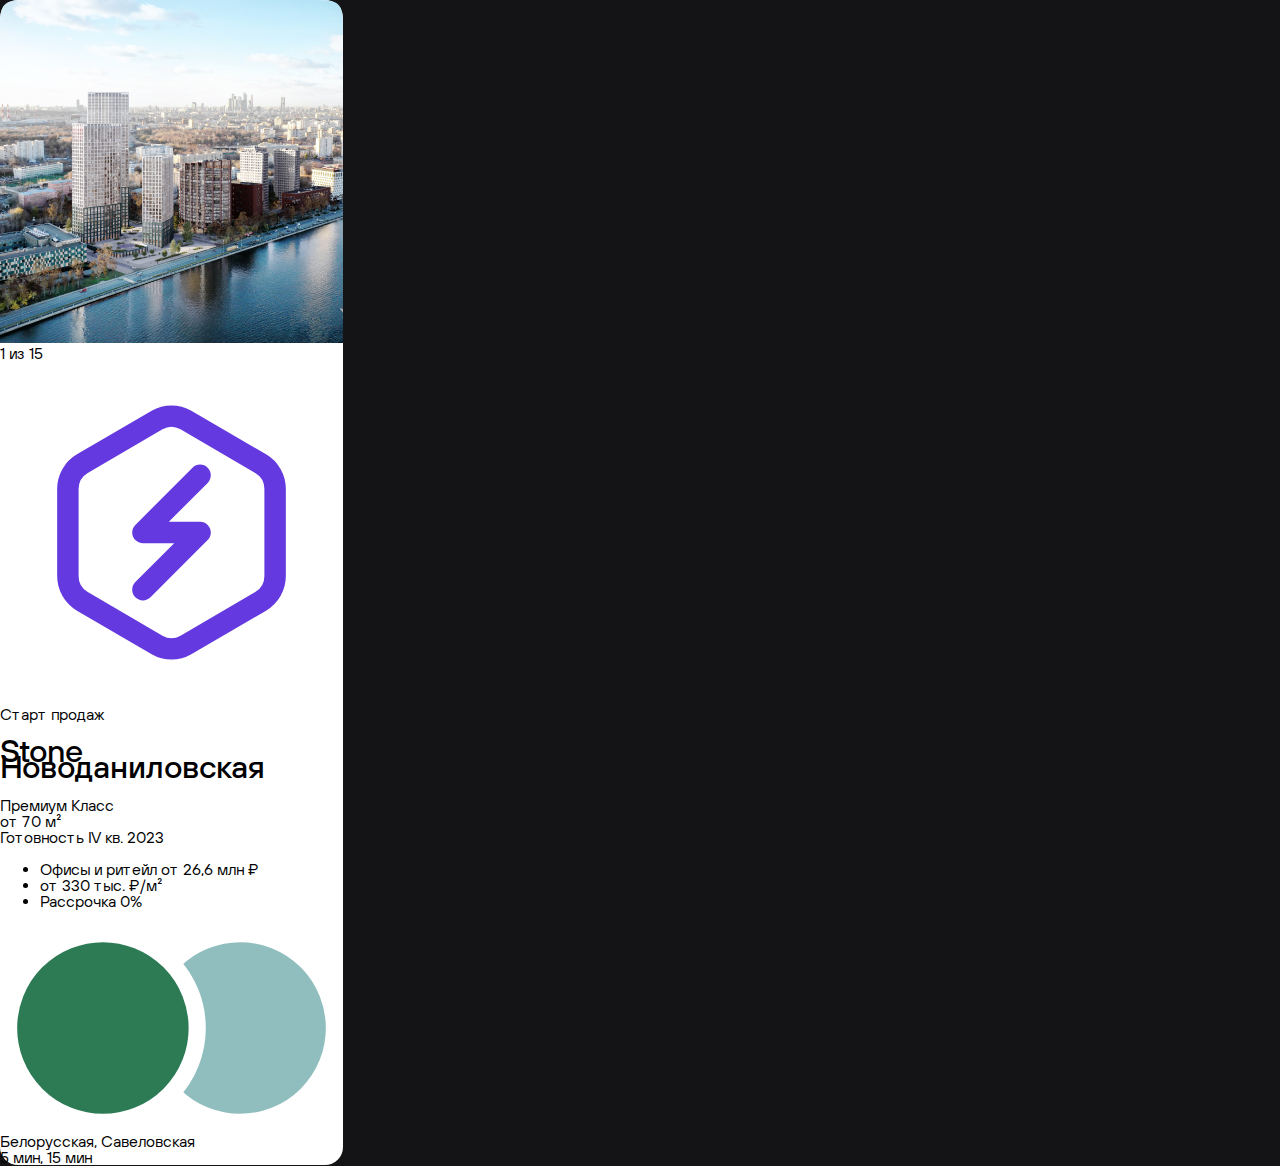
<file: index.html>
<!DOCTYPE html>
<html lang="en">
<head>
    <meta charset="UTF-8">
    <meta name="viewport" content="width=device-width, initial-scale=1.0">
    <title>Document</title>
    <link rel="stylesheet" href="CSS/style.css">
    <link rel="stylesheet" href="CSS/normalize.css">
</head>
<body>
    <div class="content">
        <div class="img-building">
            <picture>
                <img src="img/B_ 1.png" alt="Photo Stone Novodanilovskaya">
            </picture>
            <div class="page">
                <p>1 из 15</p>
            </div>
        </div>
        <div class="container">
                <div>
                    <div class="start">
                        <img class="start-img" src="img/Bolt.svg" alt="start">
                        <p class="start-text">Старт продаж</p>
                    </div>
                    <h1 class="title">Stone Новоданиловская</h1>
                    <p class="title-desc">Премиум Класс</p>
                </div>
                <div class="property">
                    <div class="property-box">
                        <p>от&nbsp;70&nbsp;м&sup2;</p>
                    </div>
                    <div class="property-box">
                        <p>Готовность IV&nbsp;кв.&nbsp;2023</p>
                    </div>
                </div>
            <ul>
                <li>Офисы и&nbsp;ритейл от&nbsp;26,6 млн&nbsp;₽</li>
                <li>от&nbsp;330&nbsp;тыс. ₽/м&sup2;</li>
                <li>Рассрочка&nbsp;0%</li>
            </ul>
            <div class="location">
                <picture>
                    <img class="location-img" src="img/Group 1321314071.svg" alt="Branch">
                </picture>
                <p class="location-underground">Белорусская, Савеловская</p>
                <p class="location-time">5 мин, 15 мин</p>
            </div>
        </div>
    </div>
</body>
</html>
</file>
<file: CSS/style.css>
@font-face {
    font-family: 'TTHoves';
    src: local('TTHoves-Medium'), url('../fonts/TTHoves-Medium.woff') format("woff"),
    local('TTHoves-Medium'), url('../fonts/TTHoves-Medium.woff2') format("woff2"),
    local('TTHoves-Medium'), url('../fonts/TTHoves-Medium.ttf') format("ttf");
    font-weight: 600;
    font-style: normal;
    font-display: swap;
}

@font-face {
    font-family: 'TTHoves';
    src: local('TTHoves-Regular'), url('../fonts/TTHoves-Regular.woff') format("woff"),
    local('TTHoves-Medium'), url('../fonts/TTHoves-Regular.woff2') format("woff2"),
    local('TTHoves-Medium'), url('../fonts/TTHoves-Regular.ttf') format("ttf");
    font-weight: 400;
    font-style: normal;
    font-display: swap;
}

body{
    font-family: 'TTHoves', sans-serif;
    line-height: 16px;
    font-weight: 400;
    background-color: #141416;
}

img {
    width: 100%;
}


p {
    margin: 0;
}

h1 {
    margin: 0;
}

.content {
    width: 343px;
    background-color: #FFFFFF;
    border-radius: 18px;
}


@media (max-width: 768px) {

    .container {
        padding: 24px;
    }

    .img-building {
        width: 343px;
        height: 343px;
        position: relative;
    }
    .page {
        position: absolute;
        bottom: -8px;
        left: 50%;
        transform: translate(-50%, -50%);
        padding: 8px 16px;
        background-color: #141416;
        border-radius: 130px;

    }
    .page p {
        color: #FFFFFF;
        font-size: 12px;
    }

    .start {
        display: flex;
    }

    .start-img {
        width: 16px;
    }

    .start-text {
        font-size: 12px;
        font-weight: 400;
        color: #6439DF
    }

    .title {
        font-weight: 400;
        color: #141416;
        margin: 12px 0;
        font-size: 24px;
    }

    .title-desc {
        color: #777E90;
        padding-top: 4px;
        font-size: 12px;
    }

    .property {
        display: flex;
        flex-direction: row;
        margin-top: 15px;
    }

    .property-box {
        border: 1px solid #E6E8EC;
        border-radius: 130px;
        padding: 11px 23px;
        margin-right: 4px;
    }

    .property-box p {
        font-weight: 600;
        font-size: 12px;
        color: #353945;
    }

    .container ul {
        list-style-image: url("Ellipse 32.svg");
        padding-left: 8px;
        border-bottom: 1px solid #E6E8EC;
        padding-bottom: 16px;
    }

    .container ul li{
        color: #353945;
        margin-top: 16px;
        font-size: 12px;
        padding-left: 15px;
    }

    .location {
        display: flex;
        flex-direction: row;
    }

    .location-img {
        width: 21px;
    }

    .location-underground {
        font-weight: 600;
        margin: 0 8px;
        color : #353945;
        font-size: 12px;
    }

    .location-time {
        color: #777E90;
        font-size: 12px;
    }
}
</file>
